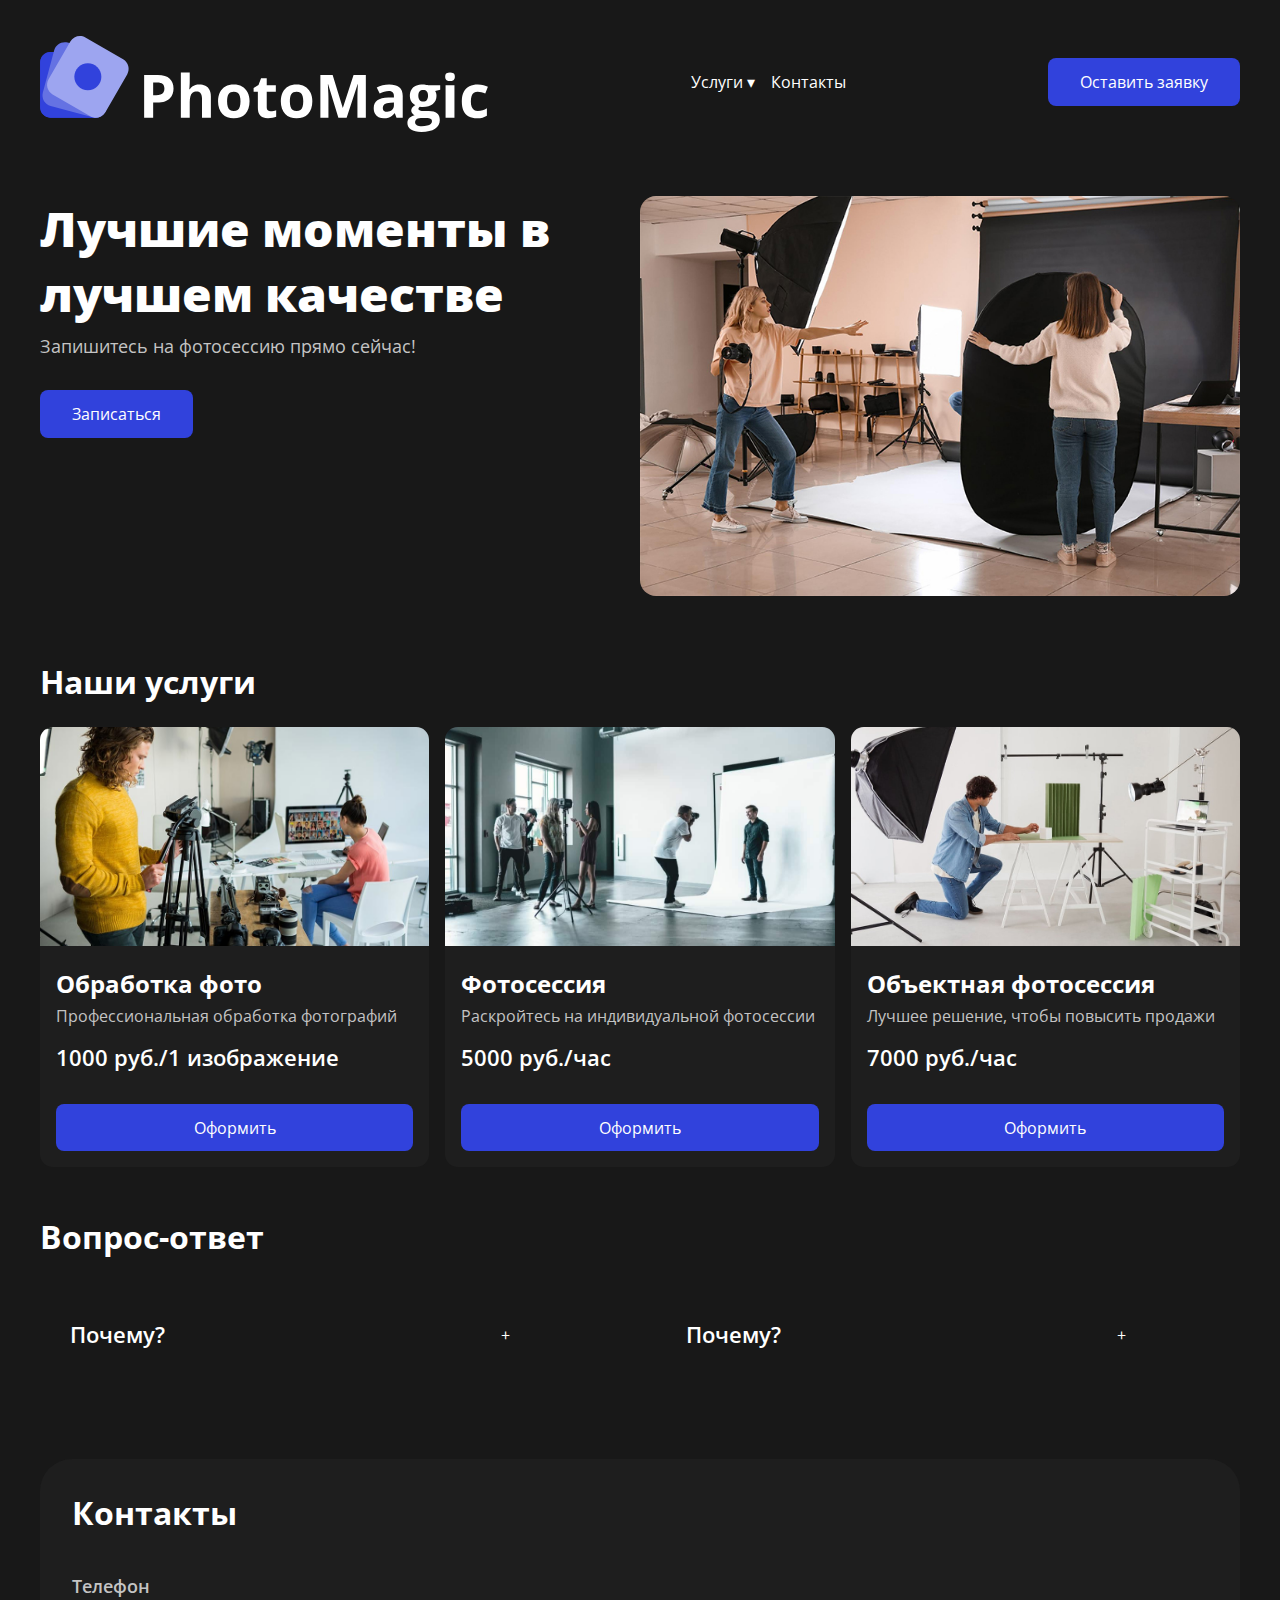
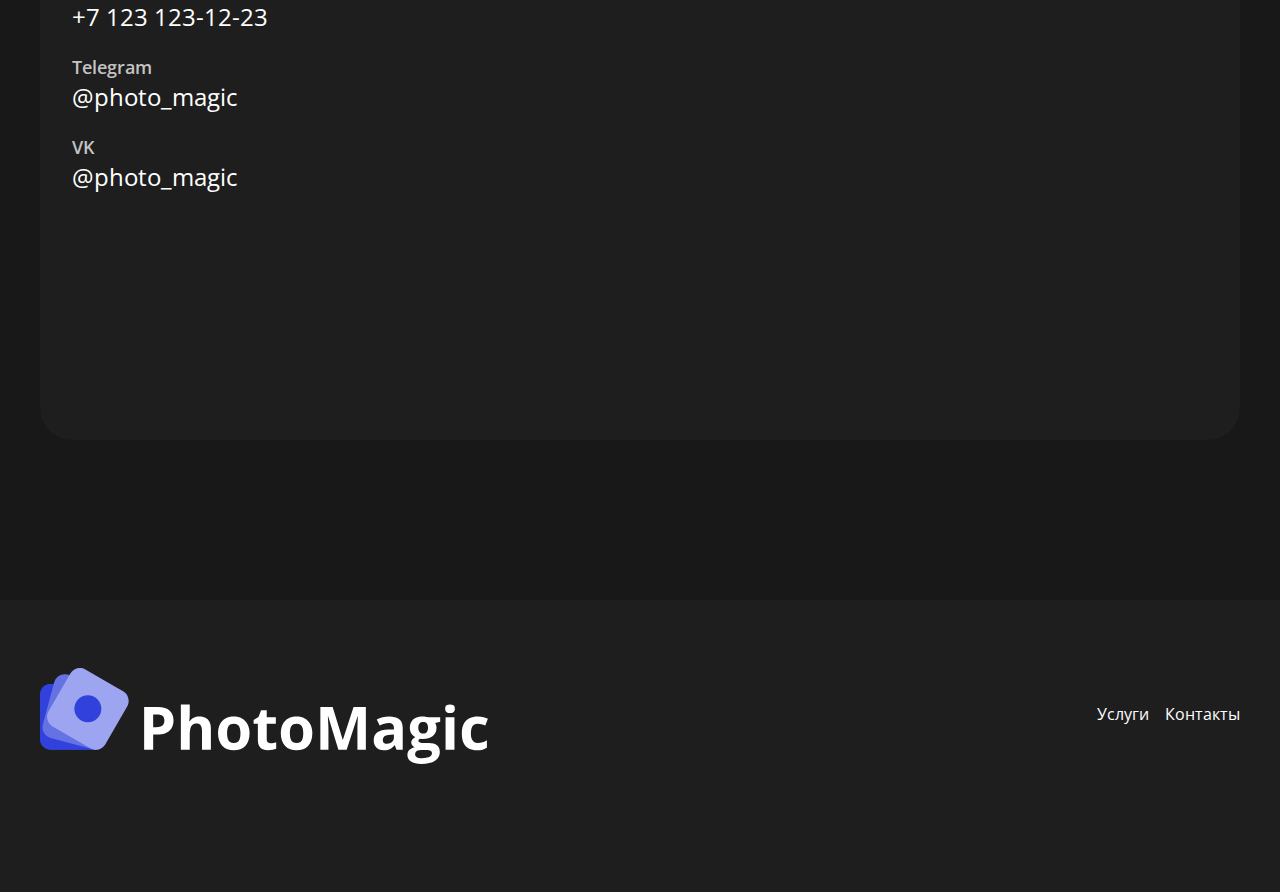
<file: Srez/index.html>
<!DOCTYPE html>
<html lang="en">

<head>
  <meta charset="UTF-8">
  <meta name="viewport" content="width=device-width, initial-scale=1.0">
  <link rel="stylesheet" href="assets/css/style.css">
  <script src="./assets/js/main.js" defer></script>
  <title>Srez</title>
</head>

<body>
  <header>
    <div class="container header__content">
      <img src="./assets/images/logotype/logotype.svg" alt="logotype" class="logotype">
      <nav>
        <ul class="header_menu">
          <li>
            <div class="link_expand">
              <ul class=" link_expand__content">
                <li><a href="">Фотосессия</a></li>
                <li><a href="">Обработка фото</a></li>
                <li><a href="">Объектная фотосессия</a></li>
              </ul>
              <a href="">
                Услуги <span class="link_expand__arrow"></span>&#x25BE;</span>
              </a>
            </div>
          </li>
          <li>
            <a href="">Контакты</a>
          </li>
        </ul>
      </nav>
      <button>
        Оставить заявку
      </button>
    </div>
  </header>
  <section class="card">
    <div class="container card__content">
      <div class="card__text">
        <h1 class="card__headline">Лучшие моменты в лучшем качестве</h1>
        <p class="card__description">Запишитесь на фотосессию прямо сейчас!</p>
        <button>
          Записаться
        </button>
      </div>
      <img src="./assets/images/card/card-image.jpg" alt="card" class="card__image">
    </div>
  </section>
  <section class="services">
    <div class="container">
      <h2 class="headline">Наши услуги</h2>
      <div class="services__wrapper">
        <article class="service">
          <img class="service__cover" src="./assets/images/services/2.jpg" alt="card image">
          <div class="service__content">
            <p class="service__title">Обработка фото</p>
            <p class="service__description">Профессиональная обработка фотографий</p>
            <p class="service__price">1000 руб./1 изображение</p>
            <button class="service__button">
              Оформить
            </button>
          </div>
        </article>
        <article class="service">
          <img class="service__cover" src="./assets/images/services/1.jpeg" alt="card image">
          <div class="service__content">
            <p class="service__title">Фотосессия</p>
            <p class="service__description">Раскройтесь на индивидуальной фотосессии</p>
            <p class="service__price">5000 руб./час</p>
            <button class="service__button">
              Оформить
            </button>
          </div>
        </article>
        <article class="service">
          <img class="service__cover" src="./assets/images/services/3.jpg" alt="card image">
          <div class="service__content">
            <p class="service__title">Объектная фотосессия</p>
            <p class="service__description">Лучшее решение, чтобы повысить продажи</p>
            <p class="service__price">7000 руб./час</p>
            <button class="service__button">
              Оформить
            </button>
          </div>
        </article>
      </div>
    </div>
  </section>
  <section class="faq">
    <div class="container">
      <h2 class="headline">Вопрос-ответ</h2>
      <div class="faq__container">
        <div class="accordion">
          <div class="accordion__trigger">
            <p class="accordion__title">
              Почему?
            </p>
            <p class="accordion__icon">&#43;</p>
          </div>
          <div class="accordion__content">
            <p>Потому что</p>
          </div>
        </div>
        <div class="accordion">
          <div class="accordion__trigger">
            <p class="accordion__title">
              Почему?
            </p>
            <p class="accordion__icon">&#43;</p>
          </div>
          <div class="accordion__content">
            <p>Потому что</p>
          </div>
        </div>

      </div>
    </div>
  </section>
  <section class="contacts">
    <div class="container contacts__content">
      <h2 class="headline">Контакты</h2>
      <div class="contacts__info_map">
        <ul class="contacts__wrapper">
          <li>
            <p class="contact__name">
              Телефон
            </p>
            <p class="contact__value">
              +7 123 123-12-23
            </p>
          </li>
          <li>
            <p class="contact__name">
              Telegram
            </p>
            <p class="contact__value">
              @photo_magic
            </p>
          </li>
          <li>
            <p class="contact__name">
              VK
            </p>
            <p class="contact__value">
              @photo_magic
            </p>
          </li>
        </ul>
        <iframe
          src="https://www.google.com/maps/embed?pb=!1m18!1m12!1m3!1d1121.2441865147005!2d49.17913835515897!3d55.80212146487734!2m3!1f0!2f0!3f0!3m2!1i1024!2i768!4f13.1!3m3!1m2!1s0x415eb281ef8e4d65%3A0x5b12cc06fe4a5dfe!2z0JrQsNC30LDQvdGB0LrQuNC5INGC0LXRhdC90LjQutGD0Lwg0LjQvdGE0L7RgNC80LDRhtC40L7QvdC90YvRhSDRgtC10YXQvdC-0LvQvtCz0LjQuSDQuCDRgdCy0Y_Qt9C4!5e0!3m2!1sru!2sru!4v1733303837402!5m2!1sru!2sru"
          class="contacts__map" style="border:0;" allowfullscreen="" loading="lazy"
          referrerpolicy="no-referrer-when-downgrade"></iframe>
      </div>
    </div>
  </section>
  <footer>
    <div class="container footer__content">
      <img src="./assets/images/logotype/logotype.svg" alt="logotype" class="logotype">
      <nav>
        <ul class="header_menu">
          <li>
            <a href="">Услуги</a>
          </li>
          <li>
            <a href="">Контакты</a>
          </li>
        </ul>
      </nav>
    </div>
  </footer>

  <!-- Modal -->
  <dialog id="make_request">
    <span class="close">X</span>
    <h2 class="headline">
      Записаться на фотосессию
    </h2>
    <form class="make_request_form">
      <input type="email" name="email" placeholder="E-mail">
      <button type="submit">
        Отправить заявку
      </button>
    </form>
  </dialog>
</body>

</html>
</file>
<file: Srez/assets/css/style.css>
@font-face {
  font-family: "OpenSans";
  src: url('../fonts/OpenSans-Variable.ttf');
}

* {
  margin: 0;
  padding: 0;
  box-sizing: border-box;
  text-decoration: none;
  font-family: "OpenSans";
  color: #ffffff;
}

a {
  transition: 0.5s ease-out;
}
a:hover {
  text-decoration: underline;
}

body {
  background: #181818;
}

button {
  font-size: 1rem;
  background: #3142dc;
  color: #fff;
  border: none;
  padding: 0.8rem 2rem;
  border-radius: 0.5rem;
  transition: 0.4s ease-out;
}

button:hover {
  background: #5d6ade;
  transition: 0.1s ease-out;
}

button:active {
  background: #858dd6;
}

.container {
  max-width: 1200px;
  width: 100%;
  margin: 0 auto;
}

header {
  padding: 2rem 0;
}

.header__content {
  display: flex;
  align-items: center;
  justify-content: space-between;
}

.logotype {
  height: 100px;
}

.header_menu {
  display: flex;
  align-items: center;
  gap: 1rem;
  list-style: none;
}

.link_expand {
  position: relative;
}

.link_expand__content {
  width: 250px;
  bottom: -125px;
  padding: 1rem;
  background: #292929;
  border-radius: 1rem;
  position: absolute;
  list-style: none;
  display: none;
  flex-direction: column;
}

.link_expand.open .link_expand__content {
  display: flex;
}

.link_expand__content li + li {
  margin-top: 0.5rem;
}

.card {
  padding-top: 2rem;
}

.card__headline {
  font-size: 3rem;
  font-weight: 800;
}

.card__description {
  font-size: 1.1rem;
  margin-top: 0.5rem;
  color: #c4c4c4;
}

.card__content {
  display: grid;
  grid-template-columns: 1fr 600px;
  column-gap: 3rem;
}

.card button {
  margin-top: 2rem;
}

.card__image {
  width: 100%;
  border-radius: 1rem;
}

.card__text {
  font-size: 1.2rem;
}

.headline {
  font-size: 2rem;
  margin-bottom: 1.5rem;
}

.services {
  padding-top: 4rem;
}

.services__wrapper {
  display: grid;
  grid-template-columns: repeat(3, 1fr);
  column-gap: 1rem;
}

.service {
  border-radius: 0.8rem;
  background: #1e1e1e;
  overflow: hidden;
}

.service__cover {
  width: 100%;
  aspect-ratio: 16/9;
  object-fit: cover;
}

.service__content {
  padding: 1rem;
}

.service__title {
  font-size: 1.5rem;
  font-weight: 700;
  margin-bottom: 0.3rem;
}

.service__description {
  font-size: 1rem;
  margin-bottom: 1rem;
  color: #c4c4c4;
}

.service__price {
  font-size: 1.35rem;
  font-weight: 600;
}

.service__button {
  width: 100%;
  margin-top: 2rem;
}

.contacts {
  padding-top: 5rem;
}

.contacts__content {
  background: #1e1e1e;
  padding: 2rem;
  border-radius: 2rem;
}

.contacts__info_map {
  display: grid;
  grid-template-columns: 1fr 800px;
}

.contacts__wrapper {
  display: flex;
  flex-direction: column;
  list-style: none;
  gap: 1.35rem;
  margin-top: 1rem;
}

.contacts__wrapper>li {
  display: flex;
  flex-direction: column;
  gap: 0.1rem;
}

.contact__name {
  font-weight: 600;
  font-size: 1.1rem;
  color: #c4c4c4;
}

.contact__value {
  font-size: 1.5rem;
}

.contacts__map {
  width: 100%;
  aspect-ratio: 16/9;
  border-radius: 1rem;
}

footer {
  margin-top: 10rem;
  padding-top: 4rem;
  padding-bottom: 8rem;
  background: #1e1e1e;
}

.footer__content {
  display: flex;
  align-items: center;
  justify-content: space-between;
}

dialog {
  top: 50%;
  left: 50%;
  -webkit-transform: translateX(-50%) translateY(-50%);
  -moz-transform: translateX(-50%) translateY(-50%);
  -ms-transform: translateX(-50%) translateY(-50%);
  transform: translateX(-50%) translateY(-50%);
  width: 500px;
  padding: 2rem;
  background: #181818;
  border: #5f5f5f;
  opacity: 0;
  transition: 1s ease-out;
  outline: none;
  border-radius: 2rem;
}

dialog[open] {
  opacity: 1;
}

dialog[open]::backdrop {
  background: #000000e8;
}

.make_request_form {
  display: flex;
  flex-direction: column;
}

input {
  border: 1px solid #292929;
  outline: none;
  padding: 0.5rem 0.85rem;
  border-radius: 0.25rem;
  background: none;
}

input:focus {
  border: 1px solid #383838e8
}

input+button {
  margin-top: 1rem;
}

.close {
  position: absolute;
  top: 2rem;
  right: 2rem;
  color: #c4c4c4;
  cursor: pointer;
}

.faq {
  padding-top: 3rem;
}

.faq__container {
  margin-top: 2rem;
  display: grid;
  grid-template-columns: repeat(2, 1fr);
  column-gap: 2rem;
  row-gap: 2rem;
}

.accordion {
  width: 100%;
  max-width: 500px;
  padding: 30px;
}

.accordion__content {
  opacity: 0;
  transition: .4s opacity ease-in-out;
  display: none; /* Initially hidden */
}

.accordion__icon {
  transition: .4s all ease-in-out;
}

.accordion.open .accordion__content {
  opacity: 1;
  display: block; /* Shown when open */
}

.accordion.open .accordion__icon {
  transform: rotate(45deg);
}

.accordion__trigger {
  display: flex;
  align-items: center;
  justify-content: space-between;
  gap: 1rem;
}

.accordion__title {
  width: fit-content;
  font-size: 1.35rem;
  font-weight: 600;
}

.accordion.open .accordion__content {
  opacity: 1;
}
</file>
